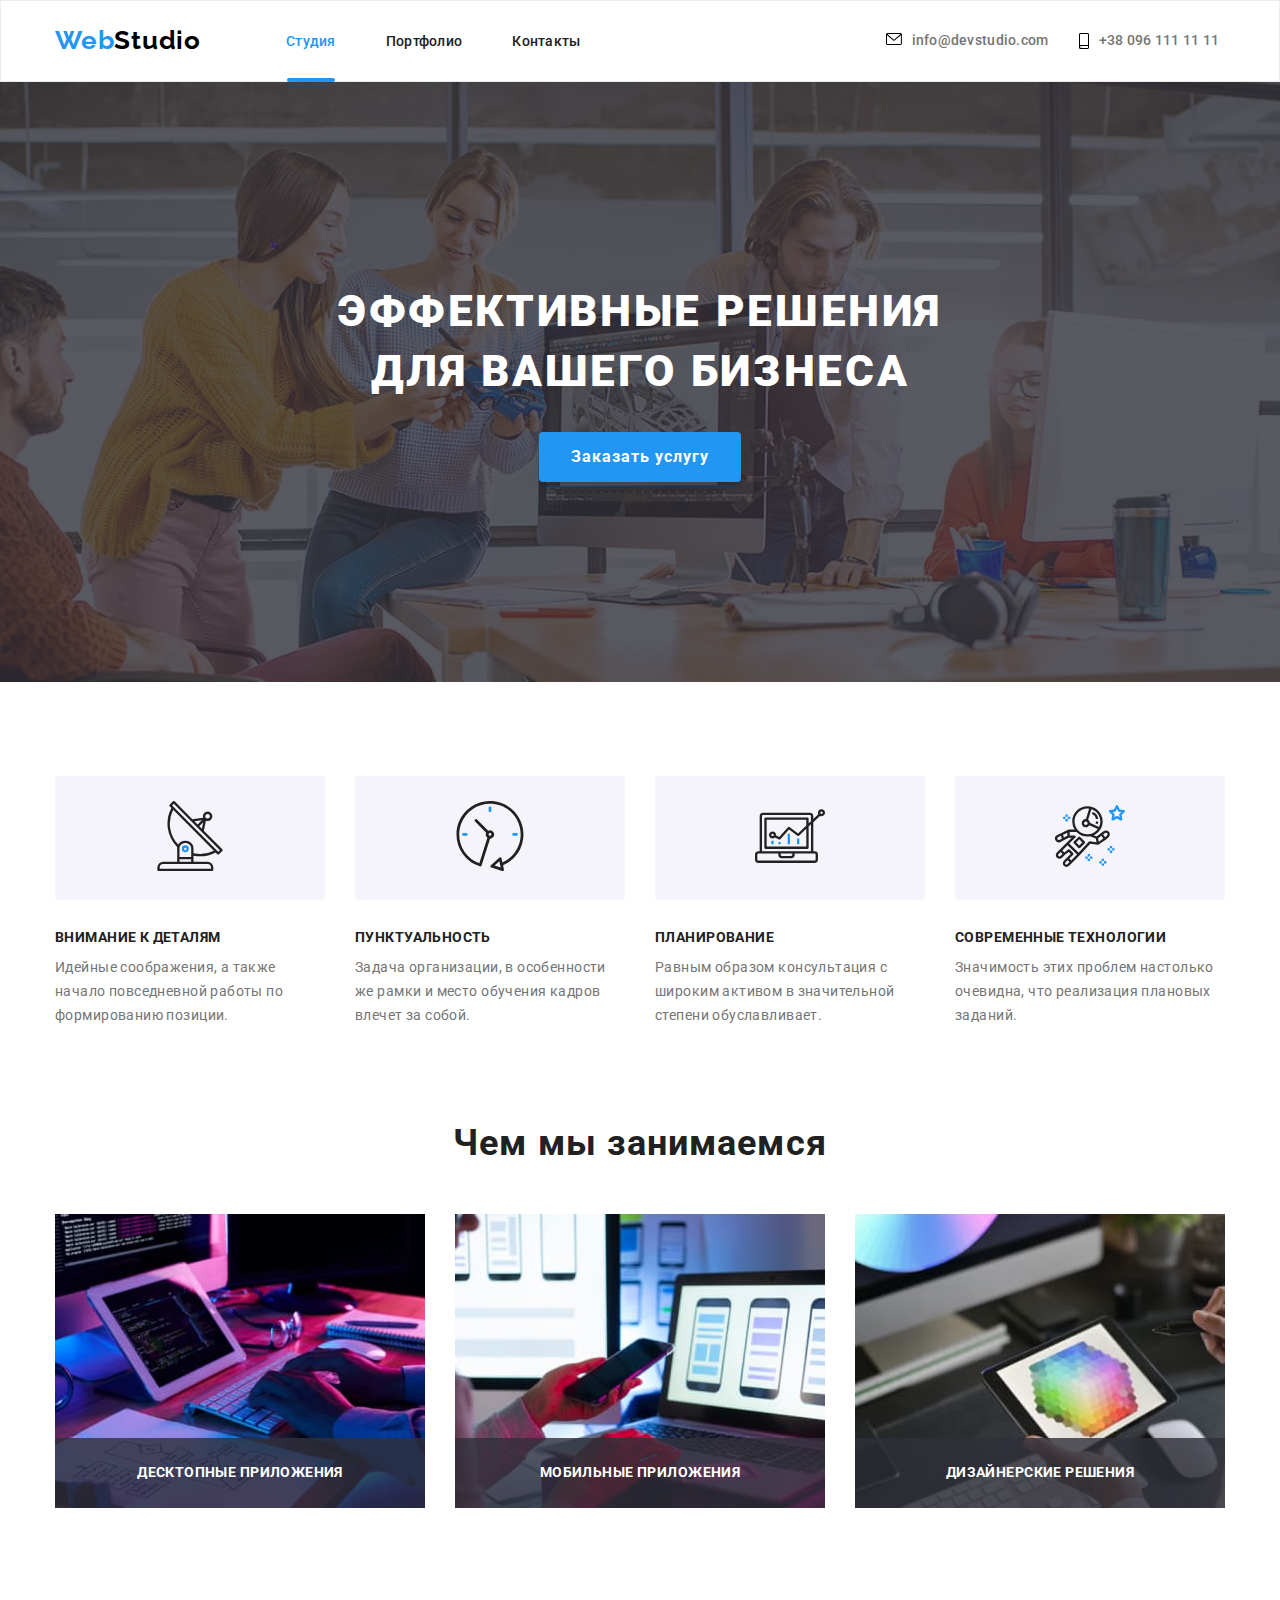
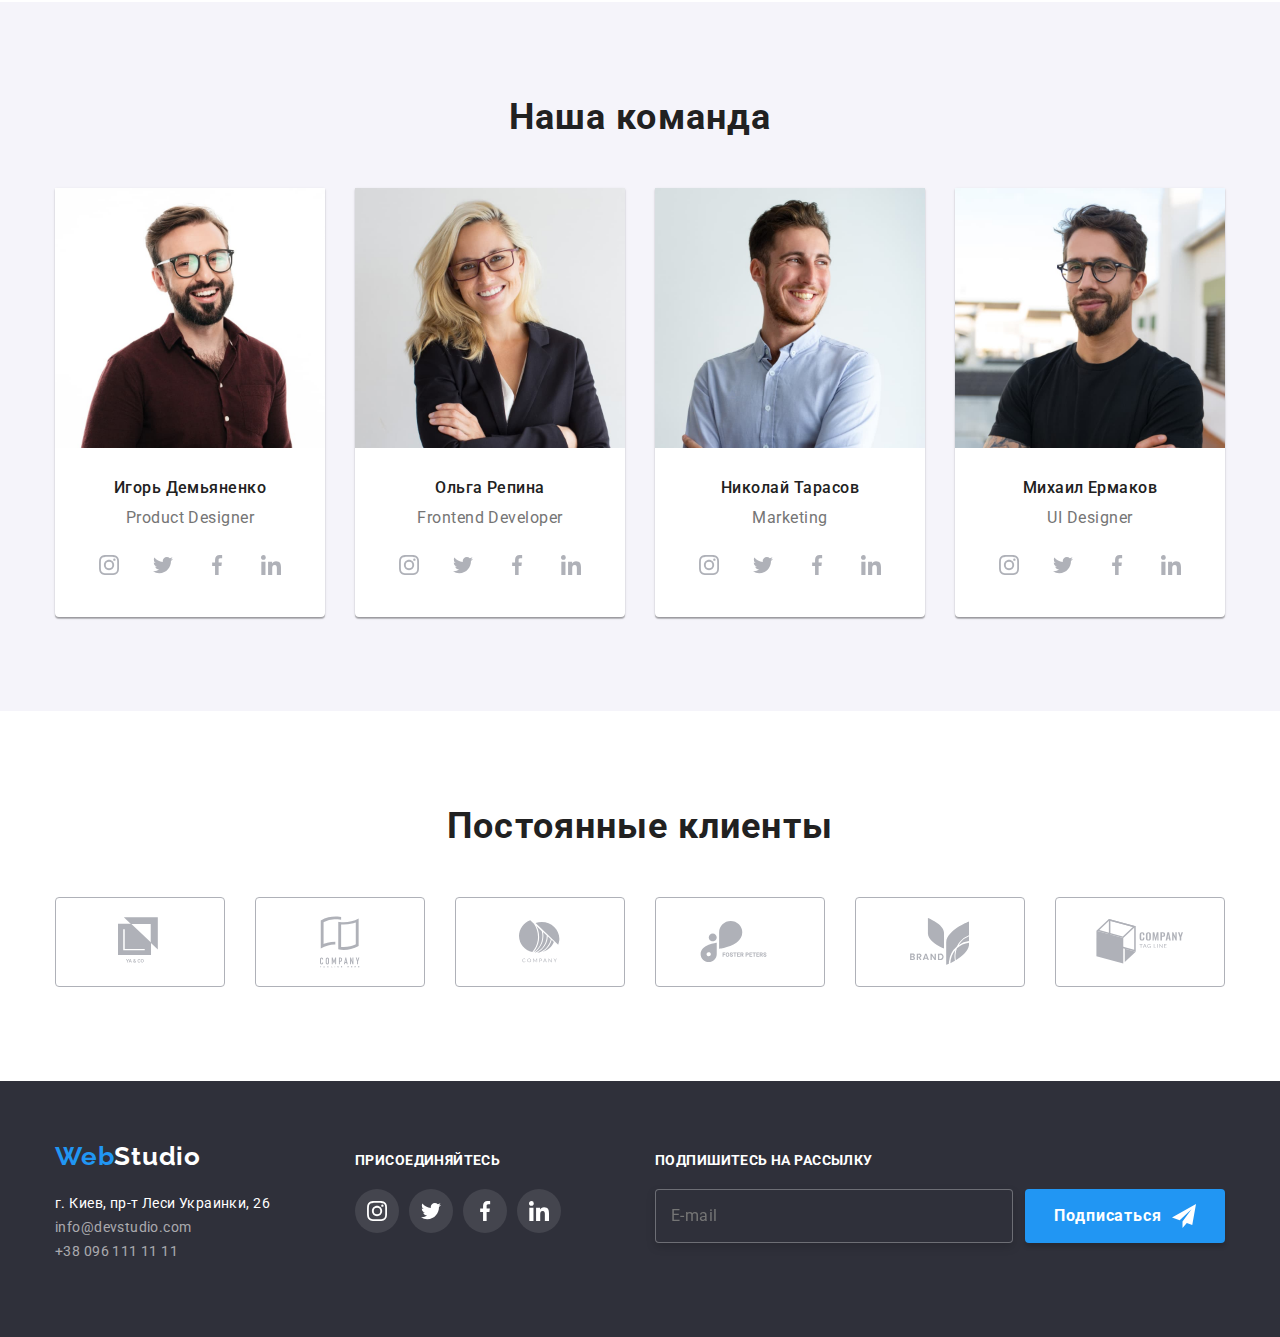
<file: index.html>
<!DOCTYPE html>
<html lang="ru">
  <head>
    <meta charset="UTF-8" />
    <meta name="viewport" content="width=device-width, initial-scale=1.0" />
    <title>WebStudio</title>
    <link
      href="https://fonts.googleapis.com/css2?family=Raleway:wght@700&family=Roboto:wght@400;500;700&display=swap"
      rel="stylesheet"
    />
    <link
      rel="stylesheet"
      href="https://cdnjs.cloudflare.com/ajax/libs/modern-normalize/0.7.0/modern-normalize.min.css"
    />
    <link rel="stylesheet" href="./css/styles.css" />
  </head>
  <body>
    <!--Верхняя линия-->
    <header class="border">
      <div class="conteiner">
        <div class="header">
          <nav class="navigation">
            <a href="./index.html">
              <p class="logo"><span class="logo-color">Web</span>Studio</p>
            </a>
            <ul class="list nav">
              <li class="nav-item">
                <a href="./index.html" class="nav-link current">Студия</a>
              </li>
              <li class="nav-item">
                <a href="./portfolio.html" class="nav-link">Портфолио</a>
              </li>
              <li class="nav-item"><a href="" class="nav-link">Контакты</a></li>
            </ul>
          </nav>
          <address class="address">
            <ul class="list contact">
              <li class="contact-item">
                <a href="mailto:info@devstudio.com" class="link-contact">
                  <svg class="nav-smartphone" width="16" height="12">
                    <use href="./images/sprite-icon.svg#envelope"></use>
                  </svg>
                  info@devstudio.com
                </a>
              </li>
              <li class="contact-item">
                <a href="tel:+380961111111" class="link-contact">
                  <svg class="nav-smartphone" width="10" height="16">
                    <use href="./images/sprite-icon.svg#smartphone"></use>
                  </svg>
                  +38 096 111 11 11
                </a>
              </li>
            </ul>
          </address>
        </div>
      </div>
    </header>
    <main>
      <!--Шапка-->
      <section class="hero">
        <div class="conteiner hero-box">
          <h1 class="hero-title">Эффективные решения для вашего бизнеса</h1>
          <button class="button primary" data-modal-open>
            Заказать услугу
          </button>
        </div>
      </section>
      <!--Особенности-->
      <section>
        <div class="conteiner">
          <div class="box first">
            <h2 class="visually-hidden">Особенности</h2>
            <ul class="list list-box">
              <li class="item-box">
                <div class="img-box">
                  <svg width="70" height="70">
                    <use href="./images/sprite-icon.svg#antenna"></use>
                  </svg>
                </div>
                <h3 class="features-title">Внимание к деталям</h3>
                <p class="features-text">
                  Идейные соображения, а также начало повседневной работы по
                  формированию позиции.
                </p>
              </li>
              <li class="item-box">
                <div class="img-box">
                  <svg width="70" height="70">
                    <use href="./images/sprite-icon.svg#clock"></use>
                  </svg>
                </div>
                <h3 class="features-title">Пунктуальность</h3>
                <p class="features-text">
                  Задача организации, в особенности же рамки и место обучения
                  кадров влечет за собой.
                </p>
              </li>
              <li class="item-box">
                <div class="img-box">
                  <svg width="70" height="70">
                    <use href="./images/sprite-icon.svg#diagram"></use>
                  </svg>
                </div>
                <h3 class="features-title">Планирование</h3>
                <p class="features-text">
                  Равным образом консультация с широким активом в значительной
                  степени обуславливает.
                </p>
              </li>
              <li class="item-box">
                <div class="img-box">
                  <svg width="70" height="70">
                    <use href="./images/sprite-icon.svg#astronaut"></use>
                  </svg>
                </div>
                <h3 class="features-title">Современные технологии</h3>
                <p class="features-text">
                  Значимость этих проблем настолько очевидна, что реализация
                  плановых заданий.
                </p>
              </li>
            </ul>
          </div>
        </div>
      </section>
      <!--Чем мы занимаемся-->
      <section>
        <div class="conteiner">
          <div class="box">
            <h2 class="section-title">Чем мы занимаемся</h2>
            <ul class="list list-box">
              <li class="example-box">
                <img
                  src="./images/chmz-leptop.jpg"
                  alt="ноутбук на столе"
                  width="370"
                  height="294"
                />
                <div class="ex-text-box">
                  <p class="example-text">Десктопные приложения</p>
                </div>
              </li>
              <li class="example-box">
                <img
                  src="./images/chmz-mobile.jpg"
                  alt="мобильный телефон"
                  width="370"
                  height="294"
                />
                <div class="ex-text-box">
                  <p class="example-text">Мобильные приложения</p>
                </div>
              </li>
              <li class="example-box">
                <img
                  src="./images/chmz-design.jpg"
                  alt="монитор"
                  width="370"
                  height="294"
                />
                <div class="ex-text-box">
                  <p class="example-text">Дизайнерские решения</p>
                </div>
              </li>
            </ul>
          </div>
        </div>
      </section>
      <!--Наша команда-->
      <section class="section-team">
        <div class="conteiner">
          <div class="box">
            <h2 class="section-title">Наша команда</h2>
            <ul class="list list-box">
              <li class="item-box team-box">
                <img
                  src="./images/team-igor.jpg"
                  alt="фото продукт дизайнера"
                  width="270"
                  height="260"
                />
                <h3 class="team-title">Игорь Демьяненко</h3>
                <p lang="en" class="team-text">Product Designer</p>
                <ul class="list social-list">
                  <li class="social-item">
                    <a
                      href="https://www.instagram.com"
                      target="_blank"
                      rel="noopener noreferrer"
                      aria-label="ссылка на Instagram"
                      class="social-link"
                    >
                      <svg class="social-icon" width="20" height="20">
                        <use href="./images/sprite-icon.svg#instagram"></use>
                      </svg>
                    </a>
                  </li>
                  <li class="social-item">
                    <a
                      href=""
                      target="_blank"
                      rel="noopener noreferrer"
                      aria-label="ссылка на Twitter"
                      class="social-link"
                    >
                      <svg class="social-icon" width="20" height="20">
                        <use href="./images/sprite-icon.svg#twitter"></use>
                      </svg>
                    </a>
                  </li>
                  <li class="social-item">
                    <a
                      href=""
                      target="_blank"
                      rel="noopener noreferrer"
                      aria-label="ссылка на Facebook"
                      class="social-link"
                    >
                      <svg class="social-icon" width="20" height="20">
                        <use href="./images/sprite-icon.svg#facebook"></use>
                      </svg>
                    </a>
                  </li>
                  <li class="social-item">
                    <a
                      href=""
                      target="_blank"
                      rel="noopener noreferrer"
                      aria-label="ссылка на LinkedIn"
                      class="social-link"
                    >
                      <svg class="social-icon" width="20" height="20">
                        <use href="./images/sprite-icon.svg#linkedin"></use>
                      </svg>
                    </a>
                  </li>
                </ul>
              </li>
              <li class="item-box team-box">
                <img
                  src="./images/team-olga.jpg"
                  alt="фото разработчика"
                  width="270"
                  height="260"
                />
                <h3 class="team-title">Ольга Репина</h3>
                <p lang="en" class="team-text">Frontend Developer</p>
                <ul class="list social-list">
                  <li class="social-item">
                    <a
                      href="https://www.instagram.com"
                      target="_blank"
                      rel="noopener noreferrer"
                      aria-label="ссылка на Instagram"
                      class="social-link"
                    >
                      <svg class="social-icon" width="20" height="20">
                        <use href="./images/sprite-icon.svg#instagram"></use>
                      </svg>
                    </a>
                  </li>
                  <li class="social-item">
                    <a
                      href=""
                      target="_blank"
                      rel="noopener noreferrer"
                      aria-label="ссылка на Twitter"
                      class="social-link"
                    >
                      <svg class="social-icon" width="20" height="20">
                        <use href="./images/sprite-icon.svg#twitter"></use>
                      </svg>
                    </a>
                  </li>
                  <li class="social-item">
                    <a
                      href=""
                      target="_blank"
                      rel="noopener noreferrer"
                      aria-label="ссылка на Facebook"
                      class="social-link"
                    >
                      <svg class="social-icon" width="20" height="20">
                        <use href="./images/sprite-icon.svg#facebook"></use>
                      </svg>
                    </a>
                  </li>
                  <li class="social-item">
                    <a
                      href=""
                      target="_blank"
                      rel="noopener noreferrer"
                      aria-label="ссылка на LinkedIn"
                      class="social-link"
                    >
                      <svg class="social-icon" width="20" height="20">
                        <use href="./images/sprite-icon.svg#linkedin"></use>
                      </svg>
                    </a>
                  </li>
                </ul>
              </li>
              <li class="item-box team-box">
                <img
                  src="./images/team-nikolay.jpg"
                  alt="фото маркетолога"
                  width="270"
                  height="260"
                />
                <h3 class="team-title">Николай Тарасов</h3>
                <p lang="en" class="team-text">Marketing</p>
                <ul class="list social-list">
                  <li class="social-item">
                    <a
                      href="https://www.instagram.com"
                      target="_blank"
                      rel="noopener noreferrer"
                      aria-label="ссылка на Instagram"
                      class="social-link"
                    >
                      <svg class="social-icon" width="20" height="20">
                        <use href="./images/sprite-icon.svg#instagram"></use>
                      </svg>
                    </a>
                  </li>
                  <li class="social-item">
                    <a
                      href=""
                      target="_blank"
                      rel="noopener noreferrer"
                      aria-label="ссылка на Twitter"
                      class="social-link"
                    >
                      <svg class="social-icon" width="20" height="20">
                        <use href="./images/sprite-icon.svg#twitter"></use>
                      </svg>
                    </a>
                  </li>
                  <li class="social-item">
                    <a
                      href=""
                      target="_blank"
                      rel="noopener noreferrer"
                      aria-label="ссылка на Facebook"
                      class="social-link"
                    >
                      <svg class="social-icon" width="20" height="20">
                        <use href="./images/sprite-icon.svg#facebook"></use>
                      </svg>
                    </a>
                  </li>
                  <li class="social-item">
                    <a
                      href=""
                      target="_blank"
                      rel="noopener noreferrer"
                      aria-label="ссылка на LinkedIn"
                      class="social-link"
                    >
                      <svg class="social-icon" width="20" height="20">
                        <use href="./images/sprite-icon.svg#linkedin"></use>
                      </svg>
                    </a>
                  </li>
                </ul>
              </li>
              <li class="item-box team-box">
                <img
                  src="./images/team-mihail.jpg"
                  alt="фото"
                  width="270"
                  height="260"
                />
                <h3 class="team-title">Михаил Ермаков</h3>
                <p lang="en" class="team-text">UI Designer</p>
                <ul class="list social-list">
                  <li class="social-item">
                    <a
                      href="https://www.instagram.com"
                      target="_blank"
                      rel="noopener noreferrer"
                      aria-label="ссылка на Instagram"
                      class="social-link"
                    >
                      <svg class="social-icon" width="20" height="20">
                        <use href="./images/sprite-icon.svg#instagram"></use>
                      </svg>
                    </a>
                  </li>
                  <li class="social-item">
                    <a
                      href=""
                      target="_blank"
                      rel="noopener noreferrer"
                      aria-label="ссылка на Twitter"
                      class="social-link"
                    >
                      <svg class="social-icon" width="20" height="20">
                        <use href="./images/sprite-icon.svg#twitter"></use>
                      </svg>
                    </a>
                  </li>
                  <li class="social-item">
                    <a
                      href=""
                      target="_blank"
                      rel="noopener noreferrer"
                      aria-label="ссылка на Facebook"
                      class="social-link"
                    >
                      <svg class="social-icon" width="20" height="20">
                        <use href="./images/sprite-icon.svg#facebook"></use>
                      </svg>
                    </a>
                  </li>
                  <li class="social-item">
                    <a
                      href=""
                      target="_blank"
                      rel="noopener noreferrer"
                      aria-label="ссылка на LinkedIn"
                      class="social-link"
                    >
                      <svg class="social-icon" width="20" height="20">
                        <use href="./images/sprite-icon.svg#linkedin"></use>
                      </svg>
                    </a>
                  </li>
                </ul>
              </li>
            </ul>
          </div>
        </div>
      </section>
      <!--Постоянные клиенты-->
      <section>
        <div class="conteiner">
          <div class="box">
            <h2 class="section-title">Постоянные клиенты</h2>
            <ul class="list clients">
              <li class="clients-item">
                <a href="" class="clients-link">
                  <svg class="clients-icon" width="44" height="49">
                    <use href="./images/sprite-icon.svg#ya-co"></use>
                  </svg>
                </a>
              </li>
              <li class="clients-item">
                <a href="" class="clients-link">
                  <svg class="clients-icon" width="40" height="52">
                    <use href="./images/sprite-icon.svg#tagline-here"></use>
                  </svg>
                </a>
              </li>
              <li class="clients-item">
                <a href="" class="clients-link">
                  <svg class="clients-icon" width="41" height="43">
                    <use href="./images/sprite-icon.svg#company"></use>
                  </svg>
                </a>
              </li>
              <li class="clients-item">
                <a href="" class="clients-link">
                  <svg class="clients-icon" width="80" height="42">
                    <use href="./images/sprite-icon.svg#foster-peters"></use>
                  </svg>
                </a>
              </li>
              <li class="clients-item">
                <a href="" class="clients-link">
                  <svg class="clients-icon" width="59" height="47">
                    <use href="./images/sprite-icon.svg#brand"></use>
                  </svg>
                </a>
              </li>
              <li class="clients-item">
                <a href="" class="clients-link">
                  <svg class="clients-icon" width="88" height="45">
                    <use href="./images/sprite-icon.svg#teg-line-com"></use>
                  </svg>
                </a>
              </li>
            </ul>
          </div>
        </div>
      </section>
    </main>
    <!--Подвал-->
    <footer class="footer">
      <div class="conteiner footer-conteiner">
        <div class="f-box-one">
          <a href="./index.html">
            <p class="logo footer"><span class="logo-color">Web</span>Studio</p>
          </a>
          <address>
            <p class="address-text">
              г. Киев, пр-т Леси Украинки, 26<br />
              <a href="mailto:info@devstudio.com">info@devstudio.com</a><br />
              <a href="tel:+380961111111">+38 096 111 11 11</a>
            </p>
          </address>
        </div>
        <div class="f-box-one">
          <b class="bold">присоединяйтесь</b>
          <ul class="list f-socials">
            <li class="social-item">
              <a
                href="https://www.instagram.com"
                target="_blank"
                rel="noopener noreferrer"
                aria-label="ссылка на Instagram"
                class="social-link footer-social"
              >
                <svg class="social-icon" width="20" height="20">
                  <use href="./images/sprite-icon.svg#instagram"></use>
                </svg>
              </a>
            </li>
            <li class="social-item">
              <a
                href=""
                target="_blank"
                rel="noopener noreferrer"
                aria-label="ссылка на Twitter"
                class="social-link footer-social"
              >
                <svg class="social-icon" width="20" height="20">
                  <use href="./images/sprite-icon.svg#twitter"></use>
                </svg>
              </a>
            </li>
            <li class="social-item">
              <a
                href=""
                target="_blank"
                rel="noopener noreferrer"
                aria-label="ссылка на Facebook"
                class="social-link footer-social"
              >
                <svg class="social-icon" width="20" height="20">
                  <use href="./images/sprite-icon.svg#facebook"></use>
                </svg>
              </a>
            </li>
            <li class="social-item">
              <a
                href=""
                target="_blank"
                rel="noopener noreferrer"
                aria-label="ссылка на LinkedIn"
                class="social-link footer-social"
              >
                <svg class="social-icon" width="20" height="20">
                  <use href="./images/sprite-icon.svg#linkedin"></use>
                </svg>
              </a>
            </li>
          </ul>
        </div>
        <div class="f-box-two">
          <b class="bold">Подпишитесь на рассылку</b>
          <form action="" class="footer-form">
            <input
              type="email"
              name="email"
              class="footer-input"
              placeholder="E-mail"
            />
            <button type="submit" class="button primary footer-button">
              Подписаться
            </button>
          </form>
        </div>
      </div>
    </footer>
    <!-- Модальное окно -->
    <div class="backdrop is-hidden" data-modal>
      <div class="modal">
        <button type="" class="btn-close" data-modal-close>
          <svg class="close-icon" width="18" height="18">
            <use href="./images/sprite-icon.svg#close-black"></use>
          </svg>
        </button>
        <b class="message">Оставьте свои данные, мы вам перезвоним</b>
        <form action="" class="form-box">
          <label class="form-field">
            <span class="form-label">Имя</span>
            <input type="text" class="input-box" name="name" />
            <svg class="form-icon" width="18" height="18">
              <use href="./images/sprite-icon.svg#person-black"></use>
            </svg>
          </label>
          <label class="form-field">
            <span class="form-label">Телефон</span>
            <input type="tel" class="input-box" name="tel" />
            <svg class="form-icon" width="18" height="18">
              <use href="./images/sprite-icon.svg#phone-black"></use>
            </svg>
          </label>
          <label class="form-field">
            <span class="form-label">Почта</span>
            <input type="email" class="input-box" name="email" />
            <svg class="form-icon" width="18" height="18">
              <use href="./images/sprite-icon.svg#email-black"></use>
            </svg>
          </label>
          <label class="form-field">
            <span class="form-label">Комментарий</span>
            <textarea
              class="input-box comment"
              name="comment"
              rows="5"
              cols="45"
              placeholder="Введите текст"
            ></textarea>
          </label>
          <label class="check-box">
            <input
              type="checkbox"
              class="checkbox visually-hidden"
              name="checkbox"
            />
            <svg class="check-icon" width="16" height="15">
              <use href="./images/sprite-icon.svg#icon-check"></use>
            </svg>
            <p class="form-text-accept">
              Соглашаюсь с рассылкой и принимаю
              <a href="" class="contract">Условия договора</a>
            </p>
          </label>
          <button type="submit" class="button primary btn-send">
            Отправить
          </button>
        </form>
      </div>
    </div>
    <script src="./modal.js"></script>
  </body>
</html>
</file>
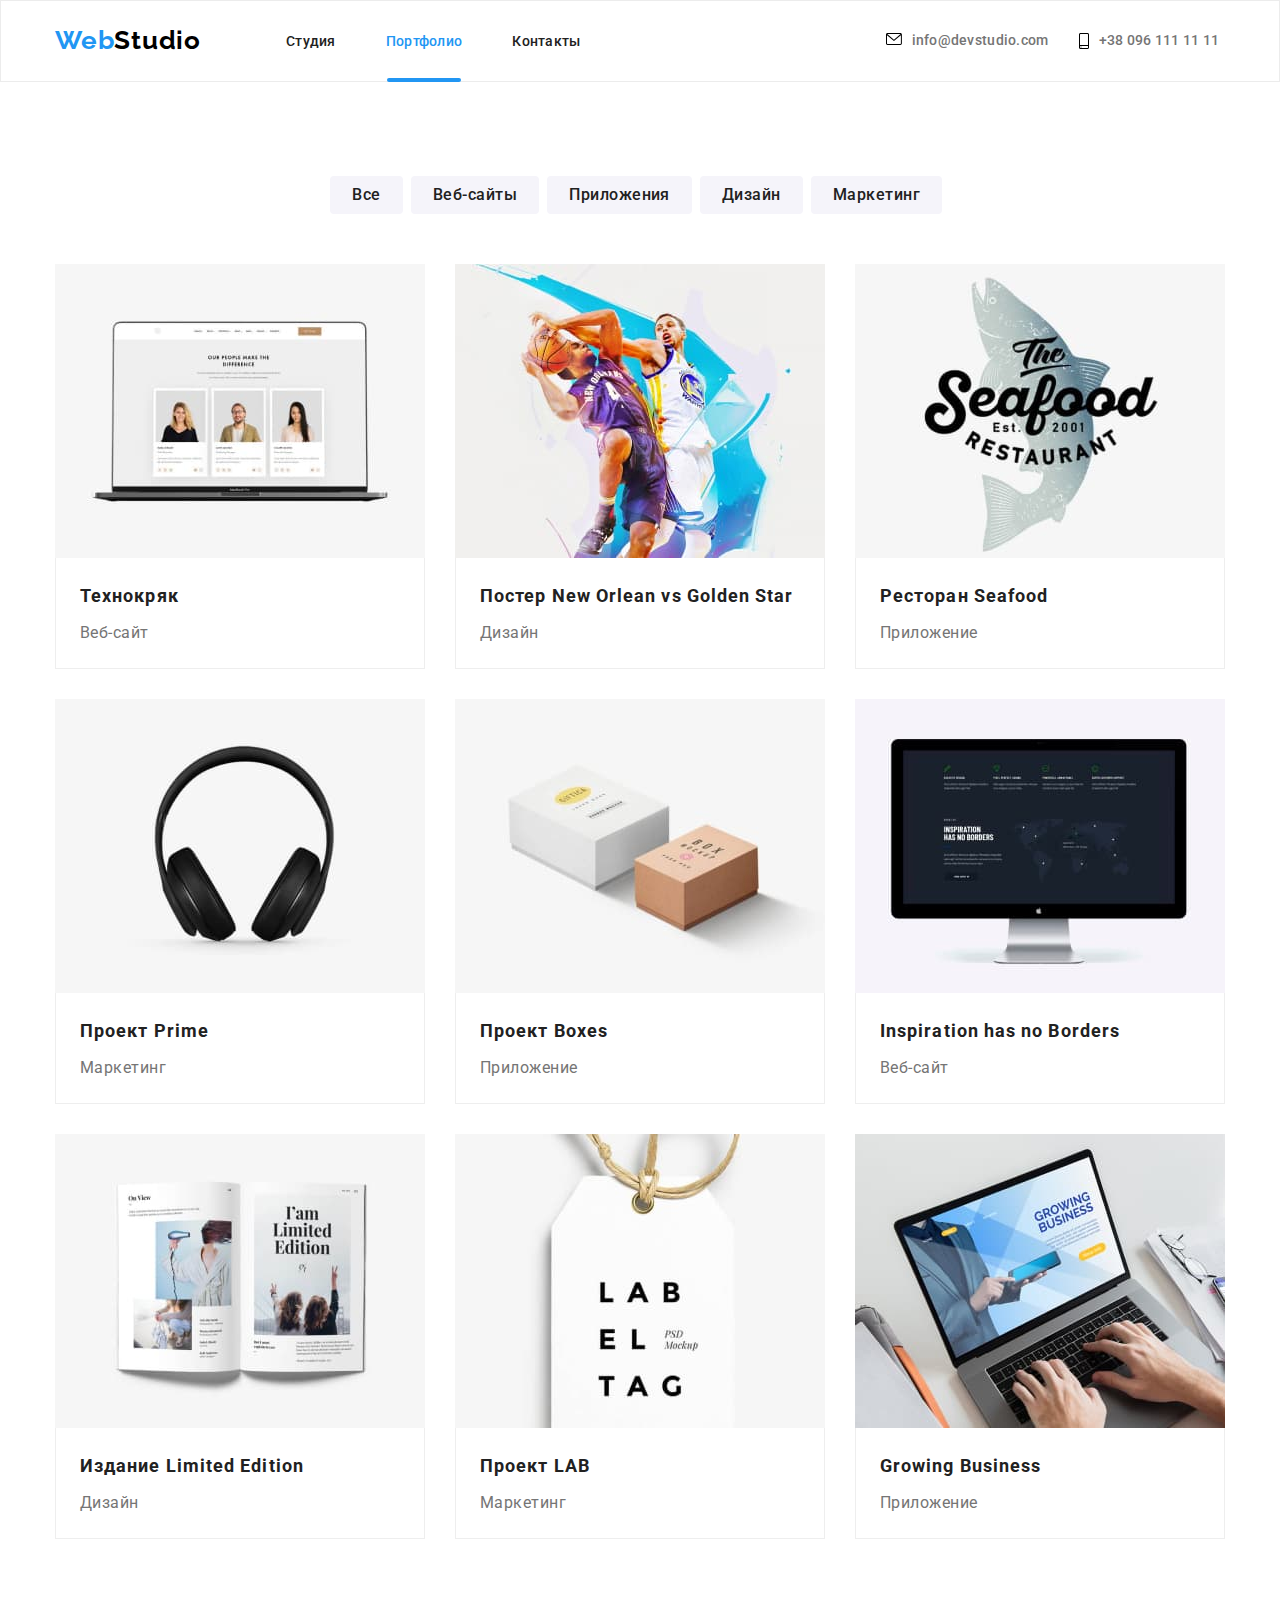
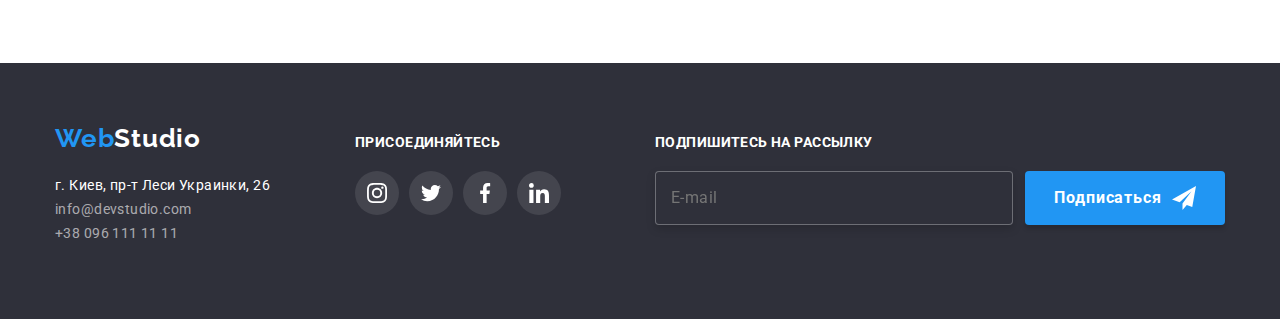
<file: portfolio.html>
<!DOCTYPE html>
<html lang="ru">
  <head>
    <meta charset="UTF-8" />
    <meta name="viewport" content="width=device-width, initial-scale=1.0" />
    <title>Portfolio</title>
    <link
      rel="stylesheet"
      href="https://fonts.googleapis.com/css2?family=Raleway:wght@700&family=Roboto:wght@400;500;700&display=swap"
    />
    <link
      rel="stylesheet"
      href="https://cdnjs.cloudflare.com/ajax/libs/modern-normalize/0.7.0/modern-normalize.min.css"
    />
    <link rel="stylesheet" href="./css/styles.css" />
  </head>
  <body>
    <!--Верхняя линия-->
    <header class="border">
      <div class="conteiner">
        <div class="header">
          <nav class="navigation">
            <a href="./index.html">
              <p class="logo"><span class="logo-color">Web</span>Studio</p>
            </a>
            <ul class="list nav">
              <li class="nav-item">
                <a class="nav-link" href="./index.html">Студия</a>
              </li>
              <li class="nav-item">
                <a class="nav-link current" href="./portfolio.html"
                  >Портфолио</a
                >
              </li>
              <li class="nav-item"><a class="nav-link" href="">Контакты</a></li>
            </ul>
          </nav>
          <address class="address">
            <ul class="list contact">
              <li class="contact-item">
                <a href="mailto:info@devstudio.com" class="link-contact">
                  <svg class="nav-smartphone" width="16" height="12">
                    <use href="./images/sprite-icon.svg#envelope"></use>
                  </svg>
                  info@devstudio.com
                </a>
              </li>
              <li class="contact-item">
                <a href="tel:+380961111111" class="link-contact">
                  <svg class="nav-smartphone" width="10" height="16">
                    <use href="./images/sprite-icon.svg#smartphone"></use>
                  </svg>
                  +38 096 111 11 11
                </a>
              </li>
            </ul>
          </address>
        </div>
      </div>
    </header>
    <main>
      <section class="conteiner portfolio-conteiner">
        <h1 hidden>Портфолио</h1>
        <ul class="list btn-list">
          <li><button type="button" class="button secondary">Все</button></li>
          <li>
            <button type="button" class="button secondary">Веб-сайты</button>
          </li>
          <li>
            <button type="button" class="button secondary">Приложения</button>
          </li>
          <li>
            <button type="button" class="button secondary">Дизайн</button>
          </li>
          <li>
            <button type="button" class="button secondary">Маркетинг</button>
          </li>
        </ul>
        <ul class="list prtfl-list-box">
          <li class="prtfl-item-box">
            <a href="">
              <div class="prtfl-hover-box">
                <img
                  src="./images/portfolio/tehnokryak.jpg"
                  alt="ноутбук с изображением рабочего стола"
                  width="370"
                  height="294"
                />
                <div class="hover-kard">
                  <p class="hover-text">
                    Технокряк это современная площадка распространения
                    коронавируса. Компании используют эту платформу для
                    цифрового шпионажа и атак на защищённые сервера конкурентов.
                  </p>
                </div>
              </div>
              <div class="prtfl-title-box">
                <h2 class="title-card">Технокряк</h2>
                <p class="text-card">Веб-сайт</p>
              </div>
            </a>
          </li>
          <li class="prtfl-item-box">
            <a href="">
              <div class="prtfl-hover-box">
                <img
                  src="./images/portfolio/new-orlean-vs-golden-star.jpg"
                  alt="игра баскетбол"
                  width="370"
                  height="294"
                />
                <div class="hover-kard">
                  <p class="hover-text">
                    Технокряк это современная площадка распространения
                    коронавируса. Компании используют эту платформу для
                    цифрового шпионажа и атак на защищённые сервера конкурентов.
                  </p>
                </div>
              </div>
              <div class="prtfl-title-box">
                <h2 class="title-card">Постер New Orlean vs Golden Star</h2>
                <p class="text-card">Дизайн</p>
              </div>
            </a>
          </li>
          <li class="prtfl-item-box">
            <a href="">
              <div class="prtfl-hover-box">
                <img
                  src="./images/portfolio/seafood.jpg"
                  alt="Ресторан Seafood"
                  width="370"
                  height="294"
                />
                <div class="hover-kard">
                  <p class="hover-text">
                    Технокряк это современная площадка распространения
                    коронавируса. Компании используют эту платформу для
                    цифрового шпионажа и атак на защищённые сервера конкурентов.
                  </p>
                </div>
              </div>
              <div class="prtfl-title-box">
                <h2 class="title-card">Ресторан Seafood</h2>
                <p class="text-card">Приложение</p>
              </div>
            </a>
          </li>
          <li class="prtfl-item-box">
            <a href="">
              <div class="prtfl-hover-box">
                <img
                  src="./images/portfolio/prime.jpg"
                  alt="наушники"
                  width="370"
                  height="294"
                />
                <div class="hover-kard">
                  <p class="hover-text">
                    Технокряк это современная площадка распространения
                    коронавируса. Компании используют эту платформу для
                    цифрового шпионажа и атак на защищённые сервера конкурентов.
                  </p>
                </div>
              </div>
              <div class="prtfl-title-box">
                <h2 class="title-card">Проект Prime</h2>
                <p class="text-card">Маркетинг</p>
              </div>
            </a>
          </li>
          <li class="prtfl-item-box">
            <a href="">
              <div class="prtfl-hover-box">
                <img
                  src="./images/portfolio/boxes.jpg"
                  alt="коробки"
                  width="370"
                  height="294"
                />
                <div class="hover-kard">
                  <p class="hover-text">
                    Технокряк это современная площадка распространения
                    коронавируса. Компании используют эту платформу для
                    цифрового шпионажа и атак на защищённые сервера конкурентов.
                  </p>
                </div>
              </div>
              <div class="prtfl-title-box">
                <h2 class="title-card">Проект Boxes</h2>
                <p class="text-card">Приложение</p>
              </div>
            </a>
          </li>
          <li class="prtfl-item-box">
            <a href="">
              <div class="prtfl-hover-box">
                <img
                  src="./images/portfolio/inspiration-has-no-borders.jpg"
                  alt="карта мира на мониторе"
                  width="370"
                  height="294"
                />
                <div class="hover-kard">
                  <p class="hover-text">
                    Технокряк это современная площадка распространения
                    коронавируса. Компании используют эту платформу для
                    цифрового шпионажа и атак на защищённые сервера конкурентов.
                  </p>
                </div>
              </div>
              <div class="prtfl-title-box">
                <h2 class="title-card">Inspiration has no Borders</h2>
                <p class="text-card">Веб-сайт</p>
              </div>
            </a>
          </li>
          <li class="prtfl-item-box">
            <a href="">
              <div class="prtfl-hover-box">
                <img
                  src="./images/portfolio/limited-edition.jpg"
                  alt="журнал лимитед эдишн"
                  width="370"
                  height="294"
                />
                <div class="hover-kard">
                  <p class="hover-text">
                    Технокряк это современная площадка распространения
                    коронавируса. Компании используют эту платформу для
                    цифрового шпионажа и атак на защищённые сервера конкурентов.
                  </p>
                </div>
              </div>
              <div class="prtfl-title-box">
                <h2 class="title-card">Издание Limited Edition</h2>
                <p class="text-card">Дизайн</p>
              </div>
            </a>
          </li>
          <li class="prtfl-item-box">
            <a href="">
              <div class="prtfl-hover-box">
                <img
                  src="./images/portfolio/lab.jpg"
                  alt="ярлык"
                  width="370"
                  height="294"
                />
                <div class="hover-kard">
                  <p class="hover-text">
                    Технокряк это современная площадка распространения
                    коронавируса. Компании используют эту платформу для
                    цифрового шпионажа и атак на защищённые сервера конкурентов.
                  </p>
                </div>
              </div>
              <div class="prtfl-title-box">
                <h2 class="title-card">Проект LAB</h2>
                <p class="text-card">Маркетинг</p>
              </div>
            </a>
          </li>
          <li class="prtfl-item-box">
            <a href="">
              <div class="prtfl-hover-box">
                <img
                  src="./images/portfolio/growing-business.jpg"
                  alt="ноутбук с заставкой приложения гроуинг бизнес"
                  width="370"
                  height="294"
                />
                <div class="hover-kard">
                  <p class="hover-text">
                    Технокряк это современная площадка распространения
                    коронавируса. Компании используют эту платформу для
                    цифрового шпионажа и атак на защищённые сервера конкурентов.
                  </p>
                </div>
              </div>
              <div class="prtfl-title-box">
                <h2 class="title-card">Growing Business</h2>
                <p class="text-card">Приложение</p>
              </div>
            </a>
          </li>
        </ul>
      </section>
    </main>
    <!--Подвал-->
    <footer class="footer">
      <div class="conteiner footer-conteiner">
        <div class="f-box-one">
          <a href="./index.html">
            <p class="logo footer"><span class="logo-color">Web</span>Studio</p>
          </a>
          <address>
            <p class="address-text">
              г. Киев, пр-т Леси Украинки, 26<br />
              <a href="mailto:info@devstudio.com">info@devstudio.com</a><br />
              <a href="tel:+380961111111">+38 096 111 11 11</a>
            </p>
          </address>
        </div>
        <div class="f-box-one">
          <b class="bold">присоединяйтесь</b>
          <ul class="list f-socials">
            <li class="social-item">
              <a
                href="https://www.instagram.com"
                target="_blank"
                rel="noopener noreferrer"
                aria-label="ссылка на Instagram"
                class="social-link footer-social"
              >
                <svg class="social-icon" width="20" height="20">
                  <use href="./images/sprite-icon.svg#instagram"></use>
                </svg>
              </a>
            </li>
            <li class="social-item">
              <a
                href=""
                target="_blank"
                rel="noopener noreferrer"
                aria-label="ссылка на Twitter"
                class="social-link footer-social"
              >
                <svg class="social-icon" width="20" height="20">
                  <use href="./images/sprite-icon.svg#twitter"></use>
                </svg>
              </a>
            </li>
            <li class="social-item">
              <a
                href=""
                target="_blank"
                rel="noopener noreferrer"
                aria-label="ссылка на Facebook"
                class="social-link footer-social"
              >
                <svg class="social-icon" width="20" height="20">
                  <use href="./images/sprite-icon.svg#facebook"></use>
                </svg>
              </a>
            </li>
            <li class="social-item">
              <a
                href=""
                target="_blank"
                rel="noopener noreferrer"
                aria-label="ссылка на LinkedIn"
                class="social-link footer-social"
              >
                <svg class="social-icon" width="20" height="20">
                  <use href="./images/sprite-icon.svg#linkedin"></use>
                </svg>
              </a>
            </li>
          </ul>
        </div>
        <div class="f-box-two">
          <b class="bold">Подпишитесь на рассылку</b>
          <form action="" class="footer-form">
            <input
              type="email"
              name="email"
              class="footer-input"
              placeholder="E-mail"
            />
            <button type="submit" class="button primary footer-button">
              Подписаться
            </button>
          </form>
        </div>
      </div>
    </footer>
  </body>
</html>
</file>
<file: css/styles.css>
:root {
  --primary-text-color: #757575;
  --title-text-color: #212121;
  --accent-color: #2196f3;
  --accent-bcg-color: rgba(33, 150, 243, 0.9);
  --primary-white-color: #ffffff;
  --primary-black-color: #000000;
  --hero-bcg-color: rgba(47, 48, 58, 0.8);
  --team-link-color: #afb1b8;
  --social-link-color: #afb1b8;
  --footer-bcg-color: #2f303a;
}
html {
  box-sizing: border-box;
}

*,
*::before,
*::after {
  box-sizing: inherit;
}

body {
  margin: 0;
  background-color: var(--primary-white-color);
  color: var(--primary-text-color);
  font-family: Roboto, sans-serif;
}

a {
  text-decoration: none;
}

h1,
h2,
h3,
p {
  margin: 0;
  padding: 0;
}

img {
  display: block;
}

.border {
  border: 1px solid #ececec;
}

.conteiner {
  width: 1200px;
  margin: 0 auto;
  padding: 0 15px;
}

.list {
  list-style: none;
  margin: 0;
  padding: 0;
}

.visually-hidden {
  position: absolute !important;
  clip: rect(1px, 1px, 1px, 1px);
  padding: 0 !important;
  border: 0 !important;
  height: 1px !important;
  width: 1px !important;
  overflow: hidden;
}

/* Студия-главная страница */

/* лого - верхняя линия */

.header {
  display: flex;
  align-items: center;
  padding: 24px 0;
  height: 80px;
}
.navigation {
  display: flex;
  margin-right: 305px;
}

.logo {
  margin: 0;

  color: var(--primary-black-color);

  font-family: Raleway;
  font-weight: 700;
  font-size: 26px;
  line-height: 1.2;
  letter-spacing: 0.03em;
}

.logo-color {
  color: var(--accent-color);
}

/* верхняя линия-навигация сайта */

.nav {
  display: flex;
  align-items: center;
  margin: 0 0 0 85px;
}
.nav-item {
  position: relative;
}
.nav-item:not(:last-child) {
  margin-right: 50px;
}
.contact-item:not(:last-child) {
  margin-right: 30px;
}
.nav-link {
  color: var(--title-text-color);

  font-family: Roboto, sans-serif;
  font-style: normal;
  font-weight: 500;
  font-size: 14px;
  line-height: 1.14;
  letter-spacing: 0.02em;
  transition: color 250ms cubic-bezier(0.4, 0, 0.2, 1);
}

.nav-link:hover,
.nav-link:focus {
  color: var(--accent-color);
}

.nav-link.current {
  color: var(--accent-color);
}
.nav-link.current:after {
  content: "";
  display: block;
  height: 4px;
  /* width: 48px; */
  position: absolute;
  left: 1px;
  right: 1px;
  top: 46px;
  background: var(--accent-color);
  border-radius: 2px;
}
.contact {
  display: flex;
  align-items: center;
}

.link-contact {
  display: flex;
  color: var(--primary-text-color);

  font-family: Roboto, sans-serif;
  font-style: normal;
  font-weight: 500;
  font-size: 14px;
  line-height: 1.14;
  letter-spacing: 0.02em;
  transition: color 250ms cubic-bezier(0.4, 0, 0.2, 1),
    fill 250ms cubic-bezier(0.4, 0, 0.2, 1);
}

.link-contact:hover,
.link-contact:focus {
  color: var(--accent-color);
  fill: var(--accent-color);
}

.nav-smartphone {
  margin-right: 10px;
}

/*  секция шапка-hero*/

.hero {
  max-width: 1600px;
  min-height: 600px;
  background-color: var(--hero-bcg-color);
  background-image: linear-gradient(
      to right,
      rgba(47, 48, 58, 0.8),
      rgba(47, 48, 58, 0.8)
    ),
    url(../images/hero-img.jpg);
  background-position: center;
  background-size: cover;
  text-align: center;
}

.hero-box {
  padding: 200px;
}
.hero-title {
  width: 696px;
  height: 120px;
  margin-top: 0;
  margin-bottom: 30px;
  margin-right: auto;
  margin-left: auto;

  font-weight: 900;
  font-size: 44px;
  color: var(--primary-white-color);
  line-height: 1.36;
  text-align: center;
  letter-spacing: 0.06em;
  text-transform: uppercase;
}

.button.primary {
  display: inline-block;
  min-width: 200px;
  padding-top: 10px;
  padding-bottom: 10px;
  padding-right: 32px;
  padding-left: 32px;

  background-color: var(--accent-color);
  border: none;
  box-shadow: 0px 4px 4px rgba(0, 0, 0, 0.15);
  border-radius: 4px;

  transition: background-color 250ms cubic-bezier(0.4, 0, 0.2, 1);

  color: var(--primary-white-color);
  font-family: Roboto, sans-serif;
  font-weight: 700;
  font-size: 16px;
  line-height: 1.87;
  letter-spacing: 0.06em;
  cursor: pointer;
}
.button.primary:hover,
.button.primary:focus {
  background-color: #188ce8;
  color: var(--primary-white-color);
}

/* Общие  стили для секций*/

.box {
  padding-top: 94px;
  padding-bottom: 94px;
}

.box.first {
  padding-bottom: 0;
}

.list-box {
  display: flex;
  justify-content: center;
}

.item-box {
  width: calc((100% - 30px * 3) / 4);
  margin-right: 30px;
}

.item-box:last-child {
  margin-right: 0;
}

.section-title {
  margin: 0;
  margin-bottom: 50px;
  color: var(--title-text-color);

  font-weight: 700;
  font-size: 36px;
  line-height: 1.17;
  text-align: center;
  letter-spacing: 0.03em;
}

.social-item:not(:last-child) {
  margin-right: 10px;
}

.social-link {
  display: inline-flex;
  justify-content: center;
  align-items: center;
  width: 44px;
  height: 44px;
  border-radius: 50%;
  fill: var(--social-link-color);

  transition: background-color 250ms cubic-bezier(0.4, 0, 0.2, 1),
    fill 250ms cubic-bezier(0.4, 0, 0.2, 1);
}

.social-link:last-child {
  margin-right: 0;
}

.social-link:hover,
.social-link:focus {
  fill: var(--primary-white-color);
  background-color: var(--accent-color);
}

/*  секция Особенности */
.img-box {
  padding: 25px 100px;
  margin-bottom: 30px;
  background-color: #f5f4fa;
  border-radius: 4px;
}

.features-title {
  color: var(--title-text-color);
  margin: 0;
  margin-bottom: 10px;

  font-size: 14px;
  line-height: 1.14;
  text-transform: uppercase;
  letter-spacing: 0.03em;
}

.features-text {
  margin: 0;
  font-size: 14px;
  line-height: 1.71;
  letter-spacing: 0.03em;
}

/* секция-Чем мы занимаемся */

.example-box {
  position: relative;
  width: calc((100% - 30px * 2) / 3);
  margin-right: 30px;
}

.example-box:last-child {
  margin-right: 0;
}
.ex-text-box {
  position: absolute;
  width: 100%;
  top: 224px;
}
.example-text {
  margin: 0;
  padding: 27px 0;
  color: var(--primary-white-color);
  background-color: rgba(47, 48, 58, 0.8);

  font-weight: 700;
  font-size: 14px;
  line-height: 1.14;
  text-align: center;
  letter-spacing: 0.03em;
  text-transform: uppercase;
}

/* секция -Наша команда */

.section-team {
  background-color: #f5f4fa;
}

.team-box {
  background: #ffffff;
  box-shadow: 0px 1px 3px rgba(0, 0, 0, 0.12), 0px 1px 1px rgba(0, 0, 0, 0.14),
    0px 2px 1px rgba(0, 0, 0, 0.2);
  border-radius: 0px 0px 4px 4px;
  padding-bottom: 30px;
}

.team-title {
  margin-top: 30px;
  margin-bottom: 0;
  color: var(--title-text-color);

  font-weight: 500;
  font-size: 16px;
  line-height: 1.2;
  text-align: center;
  letter-spacing: 0.03em;
}

.team-text {
  margin-top: 10px;
  margin-bottom: 0;
  font-size: 16px;
  line-height: 1.2;
  text-align: center;
  letter-spacing: 0.03em;
}

.social-list {
  display: flex;
  justify-content: center;
  height: 44px;
  margin-top: 16px;
}

/* Постоянные клиенты */

.clients {
  display: flex;
}

.clients-item {
  width: calc((100% - 30px * 5) / 6);
  margin-right: 30px;
}

.clients-item:last-child {
  margin-right: 0;
}

.clients-link {
  display: flex;
  justify-content: center;
  align-items: center;
  width: 170px;
  height: 90px;
  border: 1px solid #afb1b8;
  box-sizing: border-box;
  border-radius: 4px;
  fill: #afb1b8;
  transition: border-color 250ms cubic-bezier(0.4, 0, 0.2, 1);
}

.clients-icon {
  fill: #afb1b8;
  transition: fill 250ms cubic-bezier(0.4, 0, 0.2, 1);
}

.clients-link:hover .clients-icon,
.clients-link:focus .clients-icon,
.clients-link:hover,
.clients-link:focus {
  fill: var(--accent-color);
  border-color: var(--accent-color);
}

/* Футер */

.footer {
  color: var(--primary-white-color);
  background-color: var(--footer-bcg-color);
}

.footer-conteiner {
  display: flex;
}

.f-box-one {
  width: calc((100% - (30px + 15px)) / 4);
  padding-top: 60px;
  padding-bottom: 60px;
  margin-right: 30px;
}

.logo.footer {
  color: var(--primary-white-color);
  margin-top: 0;
  margin-bottom: 20px;
}

.address-text {
  font-family: Roboto, sans-serif;
  font-style: normal;
  font-size: 14px;
  line-height: 1.71;
  letter-spacing: 0.03em;
}

.address-text a {
  color: rgba(255, 255, 255, 0.6);
  transition: color 250ms cubic-bezier(0.4, 0, 0.2, 1);
}

.address-text a:hover,
.address-text a:focus {
  color: var(--accent-color);
}

.f-box-two {
  width: calc((100% - 15px) / 2);
  padding-top: 60px;
  padding-bottom: 94px;
}

.bold {
  display: inline-block;
  margin-top: 12px;
  font-weight: 700;
  font-size: 14px;
  line-height: 1.14;
  letter-spacing: 0.03em;
  text-transform: uppercase;
}

.f-socials {
  display: flex;
  margin-top: 20px;
}

.footer-social {
  background-color: rgba(255, 255, 255, 0.1);
  fill: var(--primary-white-color);
}
.footer-form {
  display: block;
  display: flex;
  margin-top: 20px;
}
.footer-input {
  width: 358px;
  margin-right: 12px;
  padding: 16px 15px;
  background-color: var(--footer-bcg-color);
  border: 1px solid rgba(255, 255, 255, 0.3);
  box-sizing: border-box;
  filter: drop-shadow(0px 4px 4px rgba(0, 0, 0, 0.15));
  border-radius: 4px;
  outline: none;
  line-height: 1.25;
  letter-spacing: 0.03em;

  color: rgba(255, 255, 255, 0.6);
  transition: border-color 250ms cubic-bezier(0.4, 0, 0.2, 1);
}
.footer-input:focus {
  border-color: var(--primary-white-color);
  color: var(--primary-text-color);
  background-color: var(--footer-bcg-color);
}
.button.footer-button {
  display: inline-flex;
  align-items: center;
  justify-content: center;
  padding-right: 25px;
  padding-left: 25px;
}
.button.footer-button::after {
  content: "";
  width: 24px;
  height: 24px;
  margin-left: 10px;
  background-image: url(../images/icons/icon-send.svg);

  background-size: contain;
}

/* Портфолио*/

.portfolio-conteiner {
  padding-top: 94px;
  padding-bottom: 94px;
}

.btn-list {
  display: flex;
  justify-content: center;
  margin-bottom: 50px;
}

.button.secondary {
  display: inline-block;
  min-width: 73px;
  margin-right: 8px;
  padding-top: 6px;
  padding-bottom: 6px;
  padding-right: 22px;
  padding-left: 22px;
  border-radius: 4px;
  border: none;

  color: var(--title-text-color);
  background-color: #f5f4fa;

  font-family: Roboto, sans-serif;
  font-weight: 500;
  font-size: 16px;
  line-height: 1.62;
  letter-spacing: 0.03em;
  cursor: pointer;

  transition: background-color 250ms cubic-bezier(0.4, 0, 0.2, 1),
    color 250ms cubic-bezier(0.4, 0, 0.2, 1);
}

.button.secondary:hover,
.button.secondary:focus {
  color: var(--primary-white-color);
  background-color: var(--accent-color);
  box-shadow: 0px 3px 1px rgba(0, 0, 0, 0.1), 0px 1px 2px rgba(0, 0, 0, 0.08),
    0px 2px 2px rgba(0, 0, 0, 0.12);
  border: none;
}

.prtfl-list-box {
  display: flex;
  flex-wrap: wrap;
}

.prtfl-item-box {
  width: calc((100% - 30px * 2) / 3);
  background: #ffffff;
  margin-right: 30px;
  margin-bottom: 30px;
  position: relative;
}

.prtfl-item-box:nth-last-child(3n + 1) {
  margin-right: 0;
}

.prtfl-item-box:hover,
.prtfl-item-box:focus {
  box-shadow: 0px 1px 1px rgba(0, 0, 0, 0.12), 0px 4px 4px rgba(0, 0, 0, 0.06),
    1px 4px 6px rgba(0, 0, 0, 0.16);
}

.prtfl-item-box:hover .hover-kard,
.prtfl-item-box:focus .hover-kard {
  opacity: 0.9;
  transform: translateY(0);
}

.prtfl-hover-box {
  position: relative;
  border: 0;
  overflow: hidden;
}

.hover-kard {
  position: absolute;
  top: 0px;
  left: 0px;
  width: 100%;
  height: 100%;
  transform: translateY(100%);
  transition: transform 250ms cubic-bezier(0.4, 0, 0.2, 1);

  display: flex;
  padding-left: 24px;
  padding-right: 24px;
  justify-content: center;
  align-items: center;
  background-color: var(--accent-bcg-color);
}

.hover-text {
  color: var(--primary-white-color);

  font-size: 18px;
  line-height: 1.56;
  letter-spacing: 0.03em;
}

.prtfl-title-box {
  border: 1px solid #eeeeee;
  border-top: none;
  padding-top: 20px;
  padding-right: 24px;
  padding-bottom: 20px;
  padding-left: 24px;
}

.title-card {
  margin-bottom: 0;
  color: var(--title-text-color);

  font-weight: 700;
  font-size: 18px;
  line-height: 2;
  letter-spacing: 0.06em;
}

.text-card {
  margin-top: 4px;
  margin-bottom: 0;
  color: var(--primary-text-color);

  font-size: 16px;
  line-height: 1.87;
  letter-spacing: 0.03em;
}

/* Модальное окно */

.backdrop {
  position: fixed;
  top: 0;
  left: 0;
  width: 100%;
  height: 100%;
  background: rgba(0, 0, 0, 0.2);
  transition: opacity 250ms cubic-bezier(0.4, 0, 0.2, 1);
}

.backdrop.is-hidden {
  opacity: 0;
  pointer-events: none;
}

.modal {
  position: absolute;
  top: 50%;
  left: 50%;
  transform: translate(-50%, -50%);

  min-width: 528px;
  min-height: 581px;
  padding: 40px;
  background-color: var(--primary-white-color);
  box-shadow: 0px 1px 3px rgba(0, 0, 0, 0.12), 0px 1px 1px rgba(0, 0, 0, 0.14),
    0px 2px 1px rgba(0, 0, 0, 0.2);
  border-radius: 4px;
}

.modal .btn-close {
  position: absolute;
  top: 8px;
  right: 8px;
  width: 30px;
  height: 30px;
  padding: 0;
  padding-top: 5px;
  box-sizing: border-box;
  background: #ffffff;
  border: 1px solid rgba(0, 0, 0, 0.1);
  border-radius: 50%;
}

.close-icon {
  fill: var(--primary-black-color);

  transition: fill 250ms cubic-bezier(0.4, 0, 0.2, 1);
}

.close-icon:hover,
.close-icon:focus {
  fill: var(--accent-color);
}

.message {
  display: block;
  margin-bottom: 12px;
  font-weight: bold;
  font-size: 20px;
  line-height: 1.15;
  text-align: center;
  letter-spacing: 0.03em;
  color: var(--title-text-color);
}

.form-box {
  width: 448px;
  font-size: 12px;
  line-height: 1.16;
  letter-spacing: 0.01em;
  color: var(--primary-text-color);
}

.form-field {
  position: relative;
  display: flex;
  flex-direction: column;
  width: 100%;
  margin-bottom: 10px;
}

.form-label {
  margin-bottom: 4px;
}

.input-box {
  padding: 11px;
  padding-left: 40px;
  border: 1px solid rgba(33, 33, 33, 0.2);
  border-radius: 4px;
  line-height: 1.16;
  color: var(--title-text-color);

  transition: outline-color 250ms cubic-bezier(0.4, 0, 0.2, 1);
}

.form-icon {
  position: absolute;
  display: inline-block;
  top: 50%;
  left: 12px;

  transition: fill 250ms cubic-bezier(0.4, 0, 0.2, 1);
}

.input-box.comment {
  height: 120px;
  margin-bottom: 20px;
  resize: none;
  padding: 16px;
  letter-spacing: 0.01em;
  color: var(--title-text-color);
}

.input-box:focus {
  outline-color: var(--accent-color);
}

.input-box:focus ~ .form-icon {
  fill: var(--accent-color);
}
.check-box {
  position: relative;
  display: block;
  margin-left: 12px;
  margin-right: auto;
  align-items: baseline;
}
.checkbox {
  width: 16px;
  height: 15px;
  border-radius: 2px;
  margin-right: 7px;
}
.check-icon {
  position: absolute;
  top: 50%;
  transform: translateY(-50%);
  width: 16px;
  height: 15px;
  border: 2px solid var(--title-text-color);
  border-radius: 2px;
  margin-right: 8px;
  fill: var(--primary-white-color);

  transition: fill 250ms cubic-bezier(0.4, 0, 0.2, 1);
}
.checkbox:checked + .check-icon {
  fill: var(--accent-color);
  border: none;
}
.form-text-accept {
  margin-left: 24px;
  font-size: 14px;
  line-height: 1.71;
  letter-spacing: 0.03em;
}
.contract {
  color: var(--accent-color);
  text-decoration: underline;
}
.btn-send {
  position: absolute;
  left: 50%;
  bottom: 0;
  transform: translate(-50%, -80%);
}
</file>
